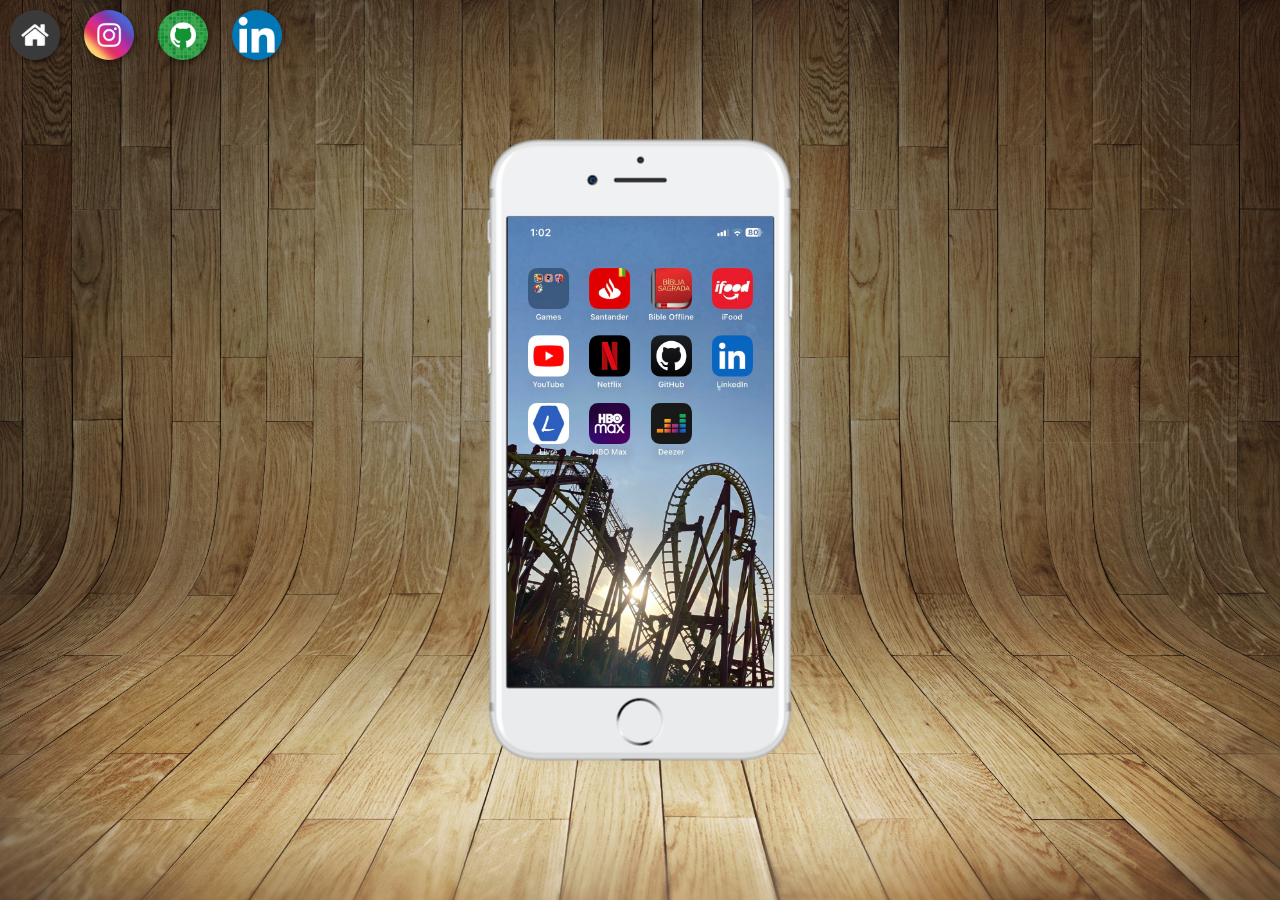
<file: index.html>
<!DOCTYPE html>
<html lang="pt-br">
<head>
    <meta charset="UTF-8">
    <meta name="viewport" content="width=device-width, initial-scale=1.0">
    <link rel="shortcut icon" href="imagens/icons8-person-16.png" type="image/x-icon">
    <link rel="stylesheet" href="estilos/style.css">
    <title>Minhas Redes Sociais</title>
</head>
<body>
    <main>
        <section id="telefone">
            <iframe src="home.html" name="tela" id="tela" frameborder="0">
                Seu navegador não tem compatibilidade com Iframes!
            </iframe>
        </section>

        <section id="redes-sociais">
            <a href="home.html" target="tela"><img src="imagens/logo-home.jpg" alt="Home"></a>
            <a href="instagram.html" target="tela"><img src="imagens/logo-instagram.jpg" alt="Instagram"></a>
            <a href="github.html" target="tela"><img src="imagens/logo-github.jpg" alt="Github"></a>
            <a href="linkedin.html" target="tela"><img src="imagens/logo-linkedin.png" alt="Linkedin"></a>
        </section>
    </main>
</body>
</html>
</file>
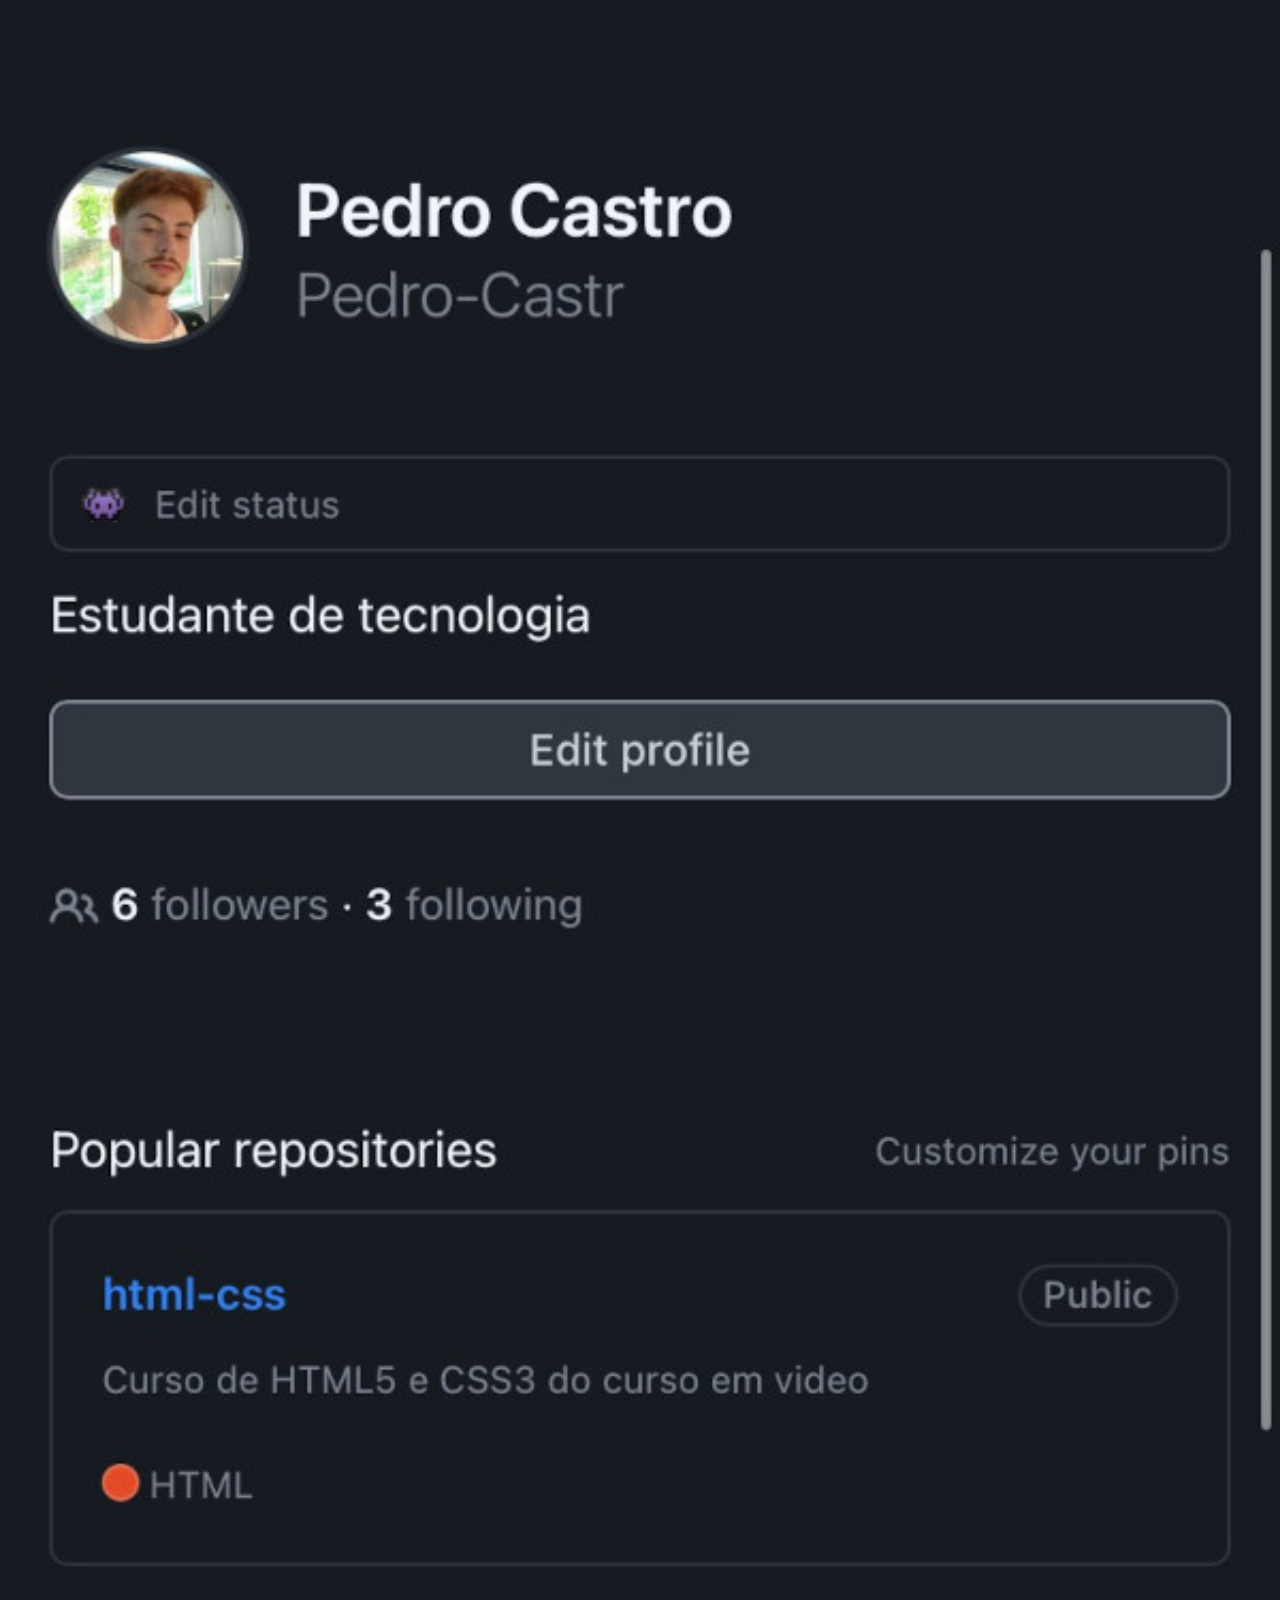
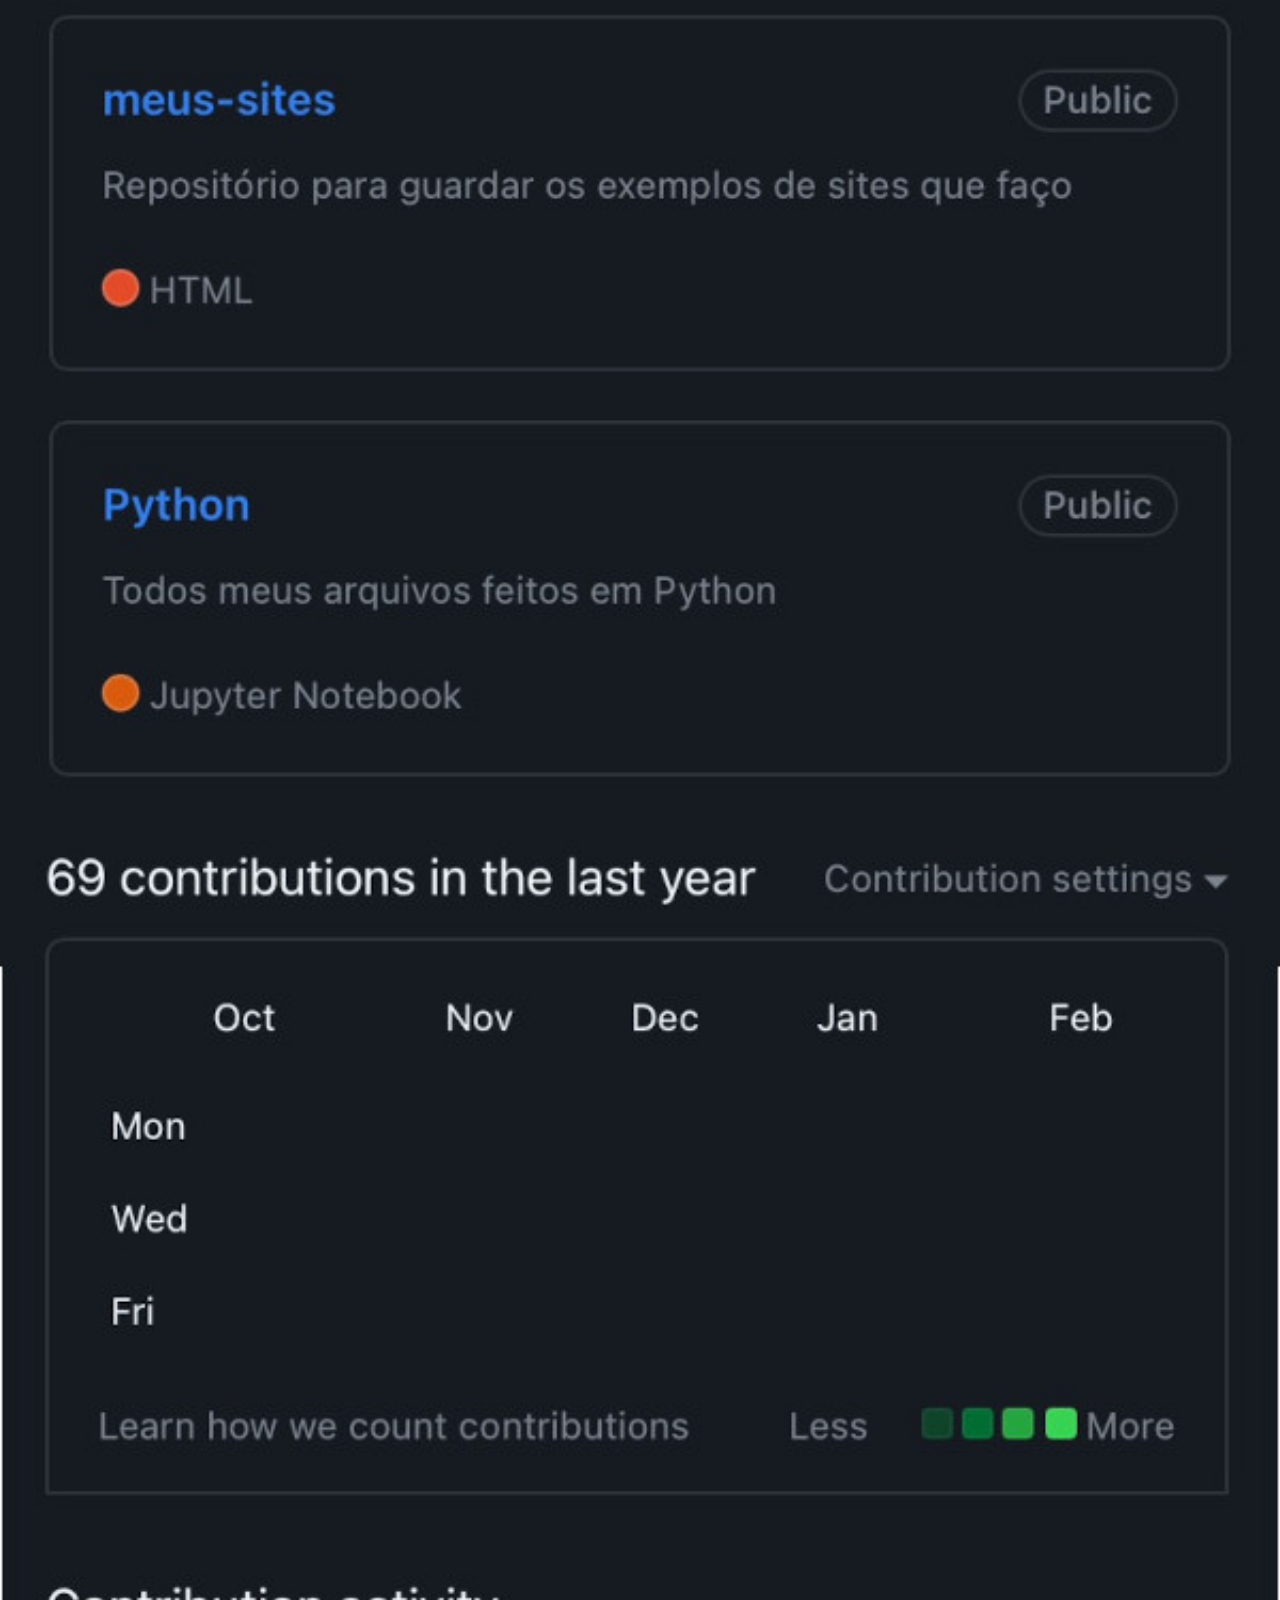
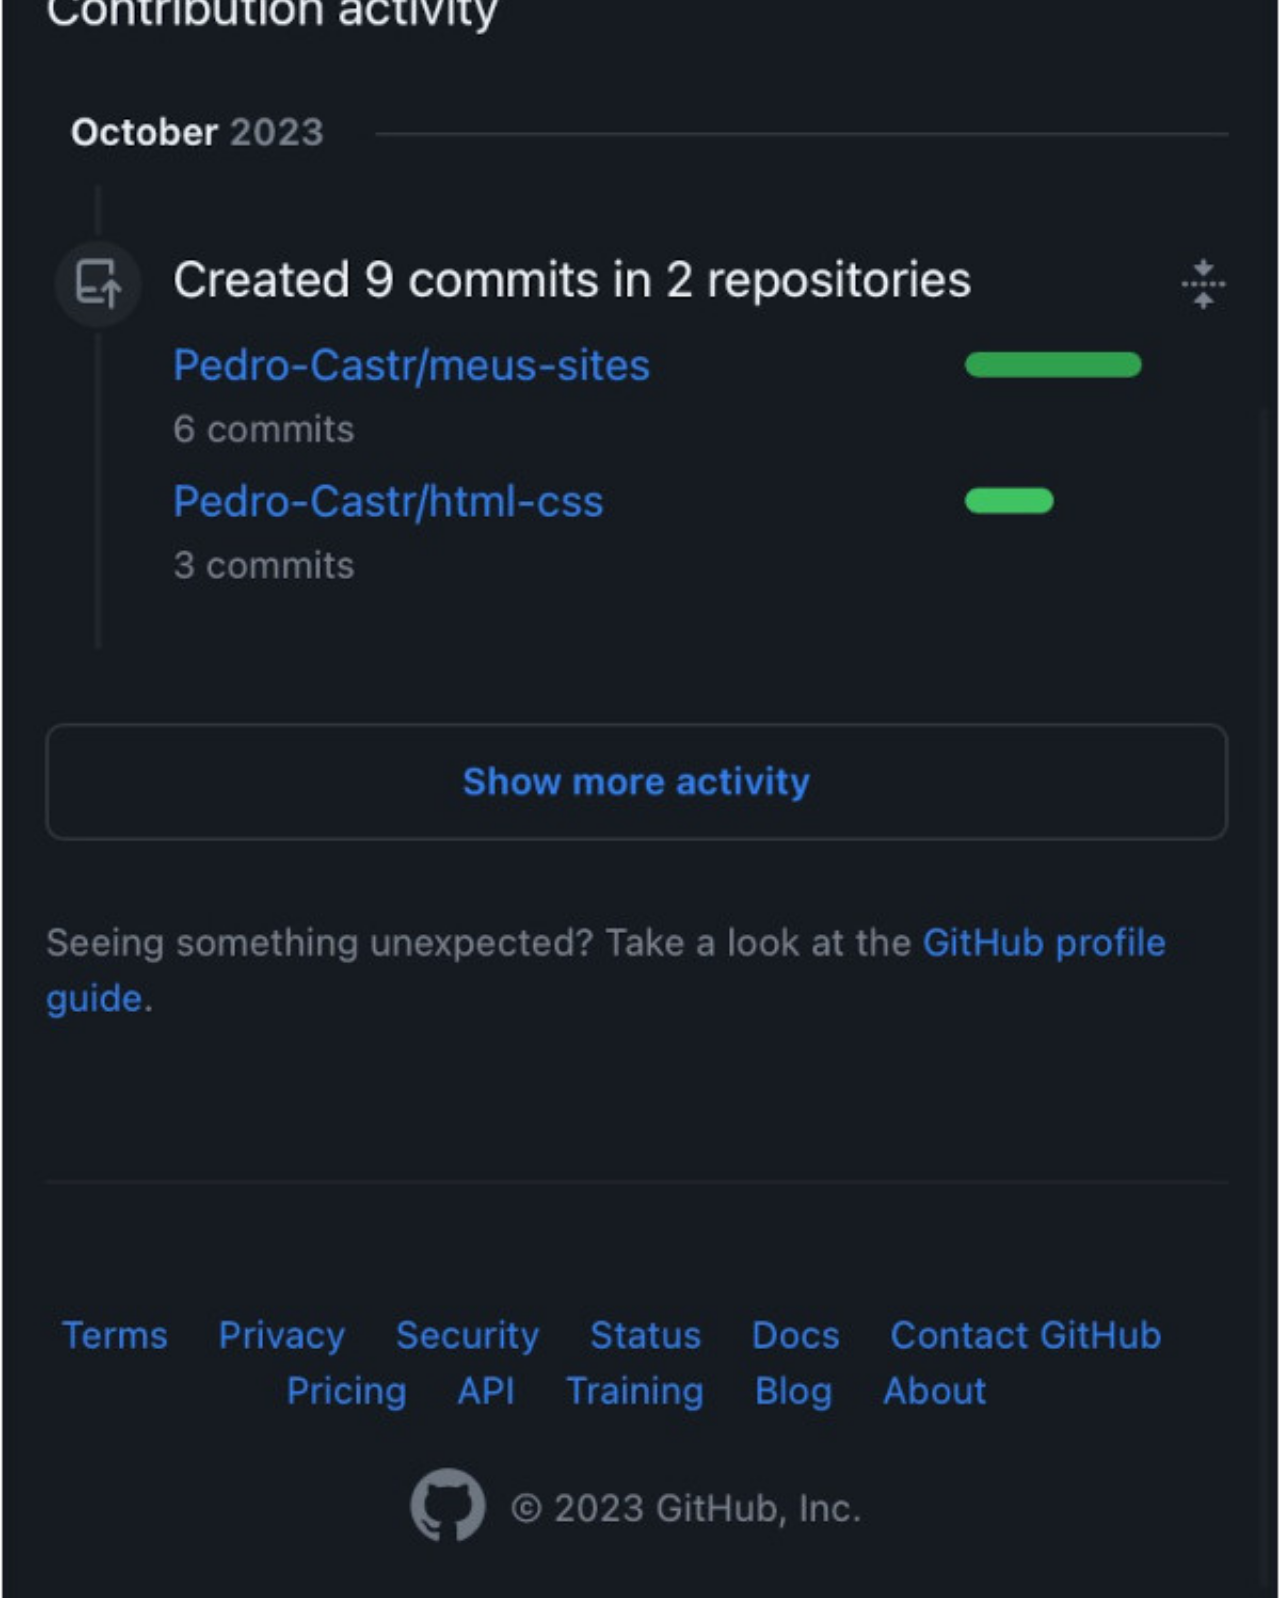
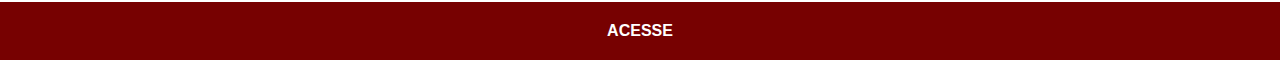
<file: github.html>
<!DOCTYPE html>
<html lang="pt-br">
<head>
    <meta charset="UTF-8">
    <meta name="viewport" content="width=device-width, initial-scale=1.0">
    <title>Github</title>
    <link rel="stylesheet" href="estilos/iframe.css">
</head>
<body>
    <img src="imagens/github.jpg" alt="Github">
    <a href="https://github.com/Pedro-Castr" target="_blank">ACESSE</a>
</body>
</html>
</file>
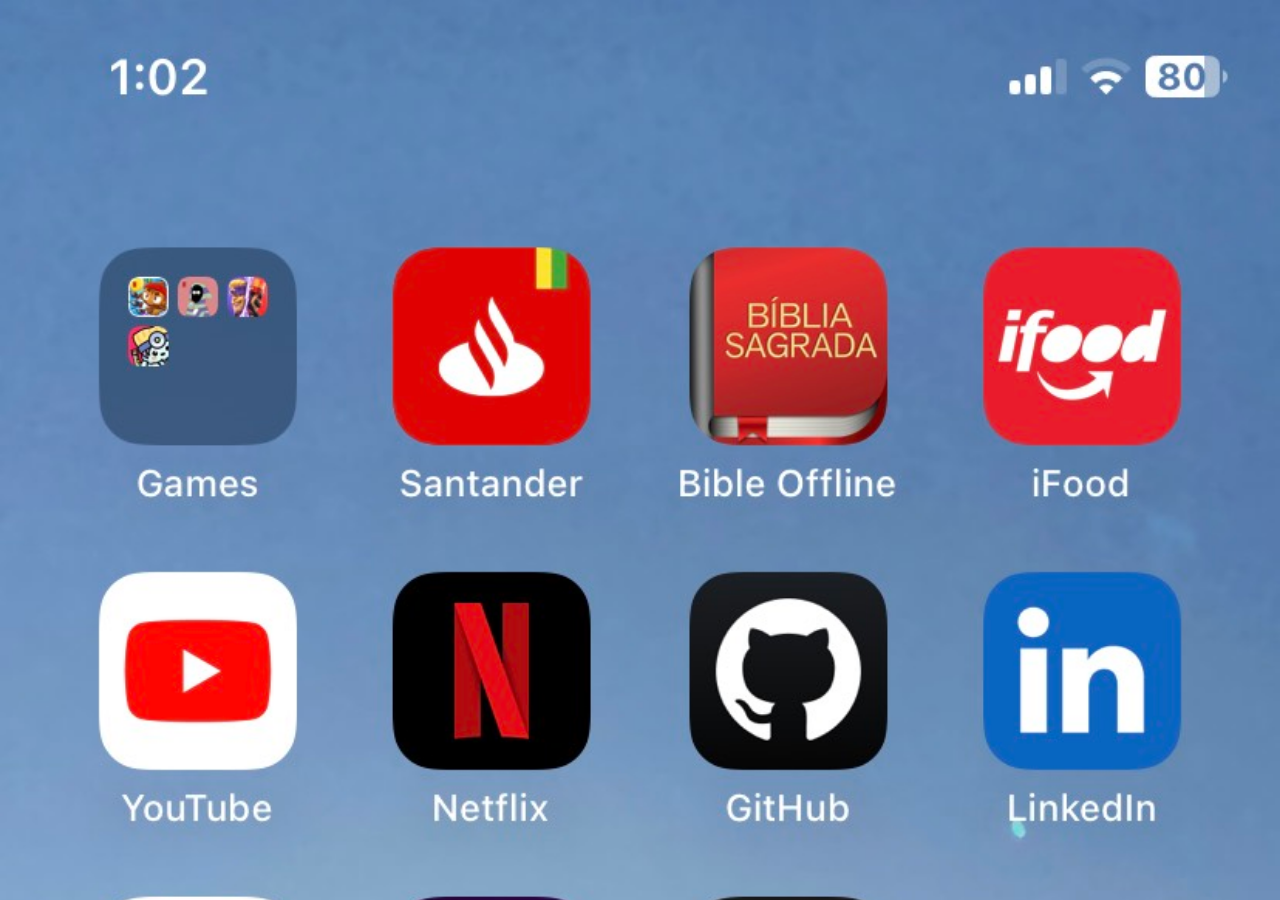
<file: home.html>
<!DOCTYPE html>
<html lang="pt-br">
<head>
    <meta charset="UTF-8">
    <meta name="viewport" content="width=device-width, initial-scale=1.0">
    <title>Home</title>
    <style>
        * {
            margin: 0px;
            padding: 0px;
        }

        body {
            width: 100vw;
            height: 100vh;
            background: url(imagens/tela-iphone.jpg) no-repeat top center;
            background-size: cover;
        }
    </style>
</head>
<body>
    
</body>
</html>
</file>
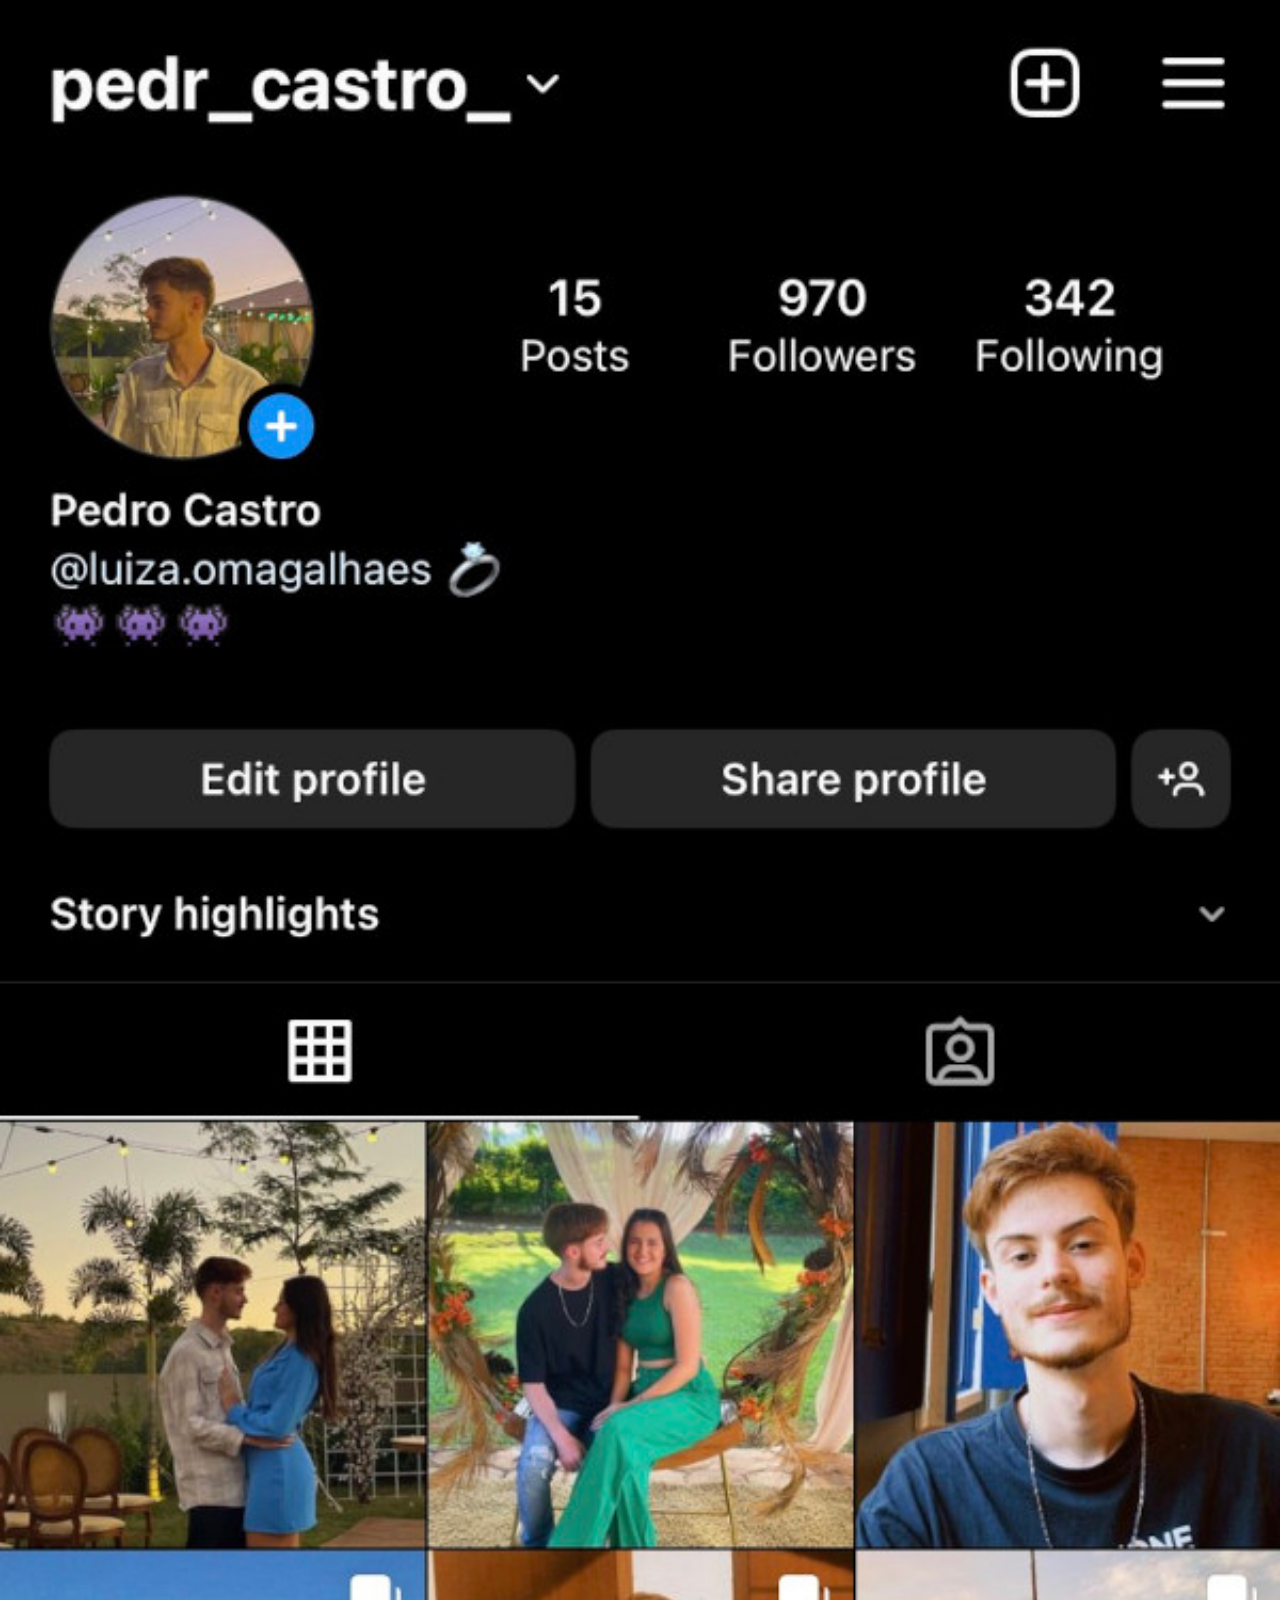
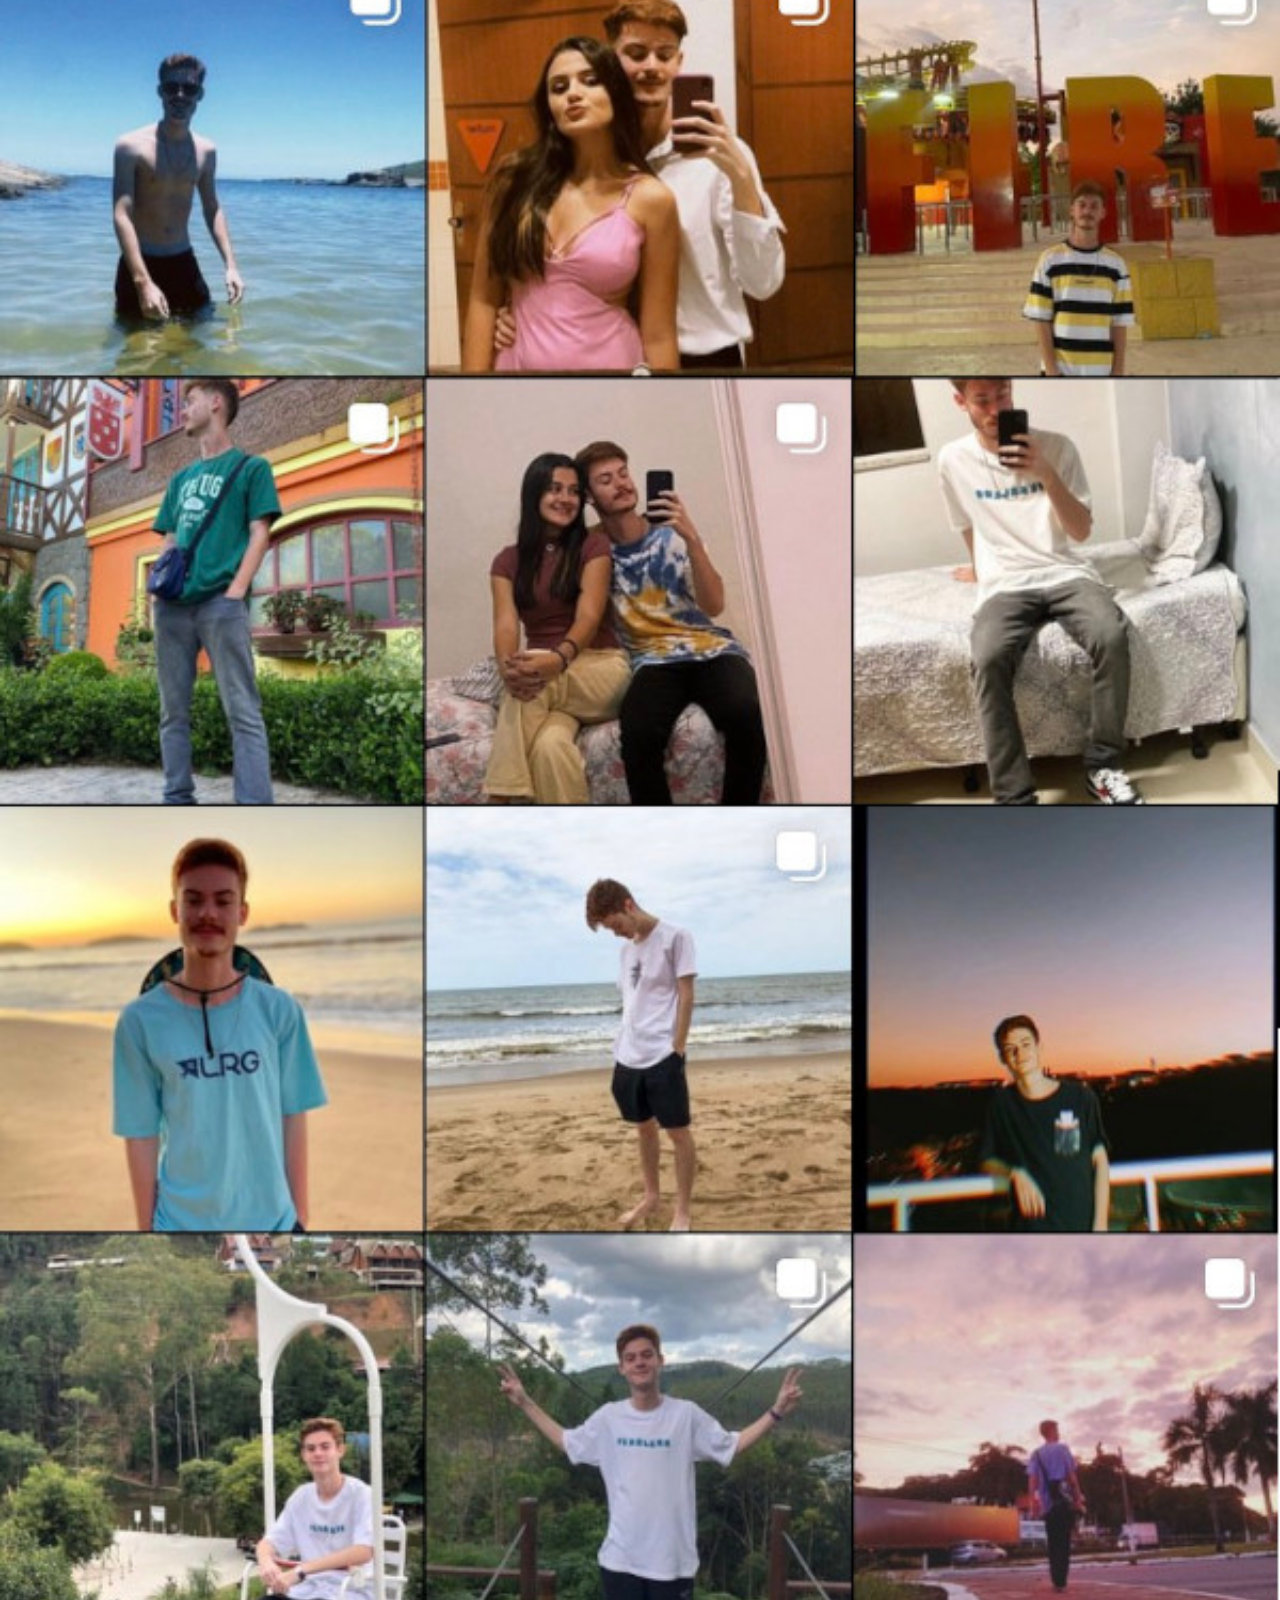
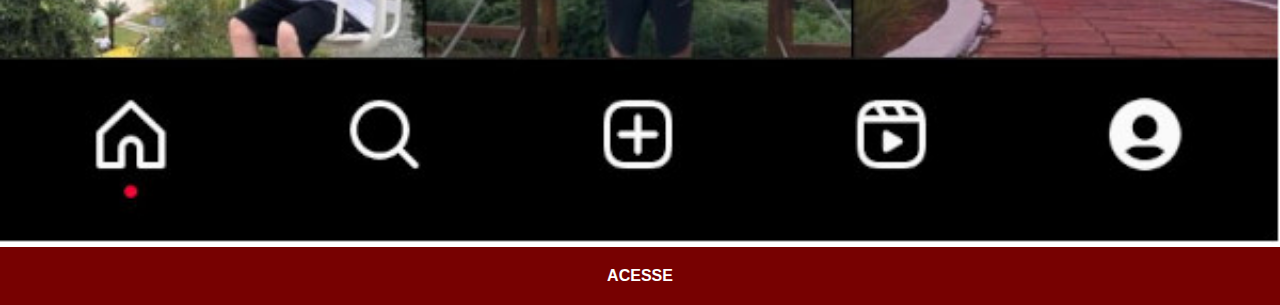
<file: instagram.html>
<!DOCTYPE html>
<html lang="pt-br">
<head>
    <meta charset="UTF-8">
    <meta name="viewport" content="width=device-width, initial-scale=1.0">
    <title>Instagram</title>
    <link rel="stylesheet" href="estilos/iframe.css">
</head>
<body>
    <img src="imagens/instagram.jpg" alt="Instagram">
    <a href="https://www.instagram.com/pedr_castro_/" target="_blank">ACESSE</a>
</body>
</html>
</file>
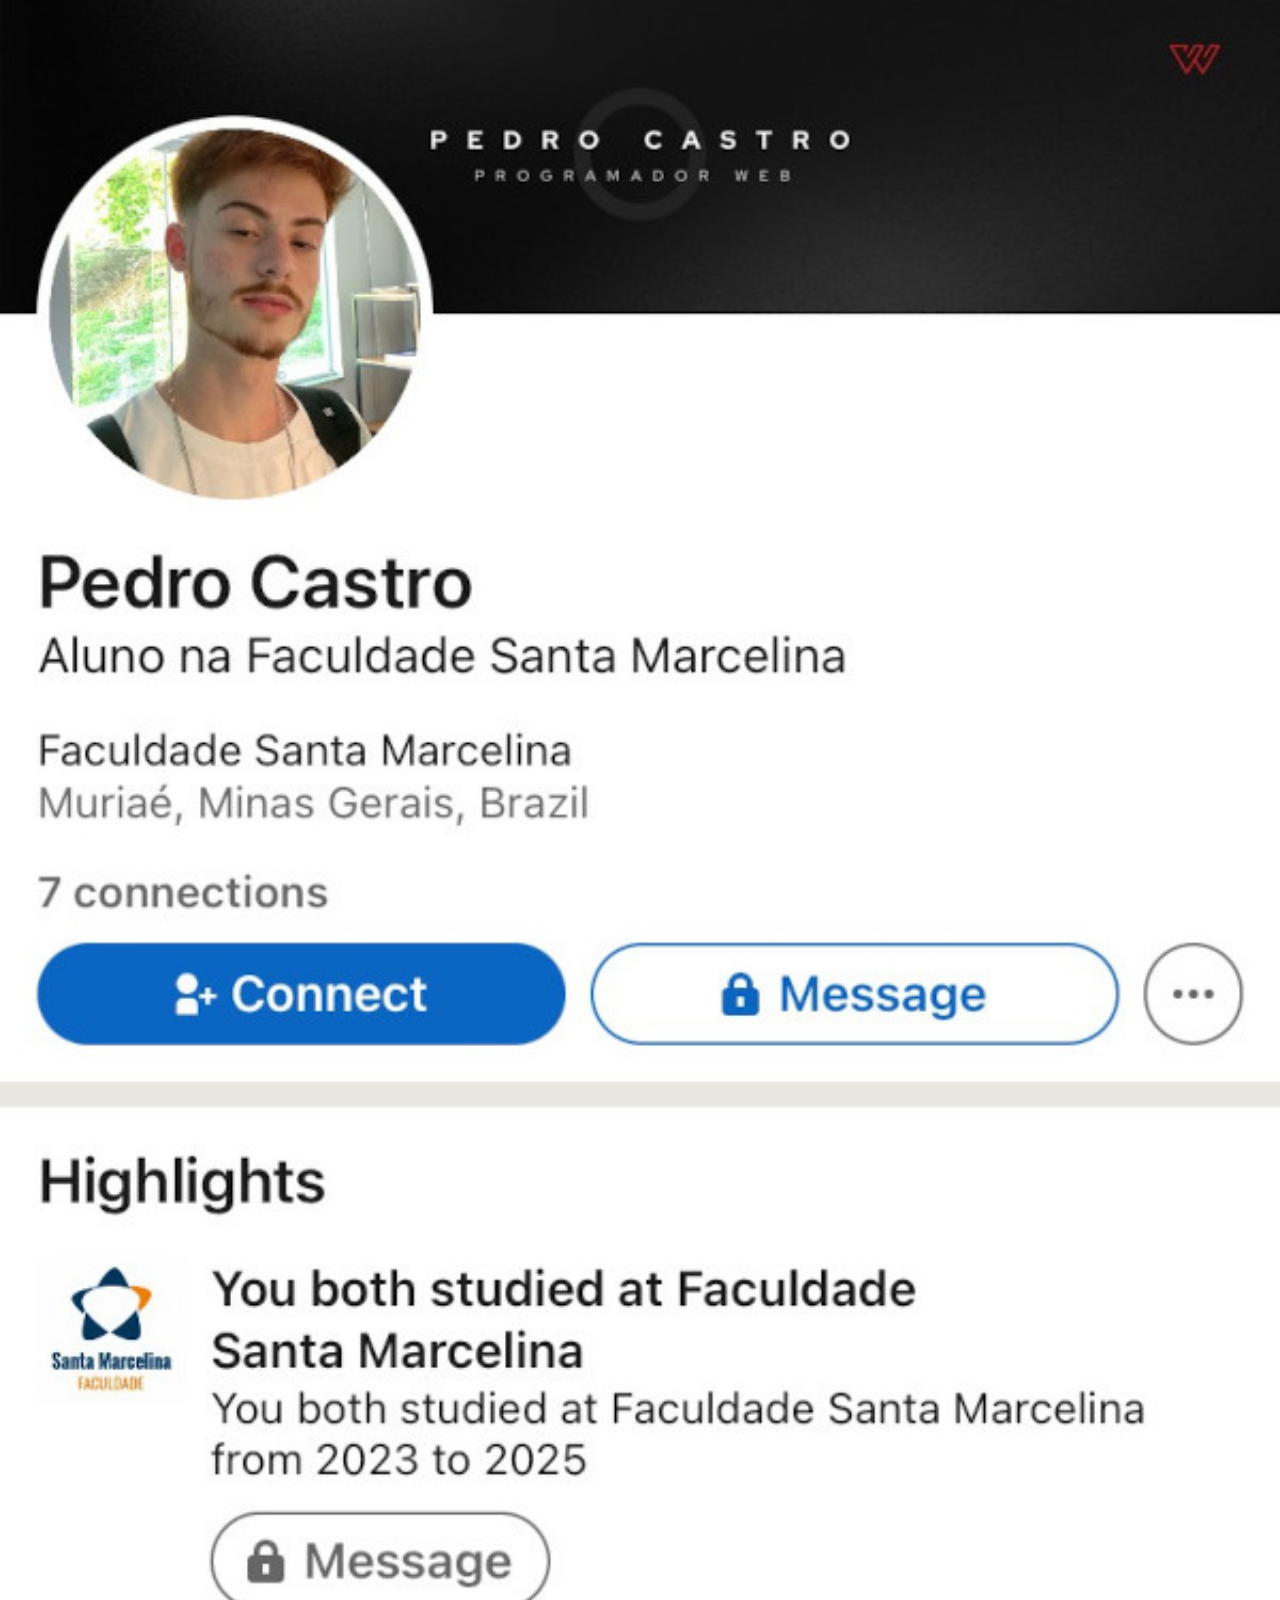
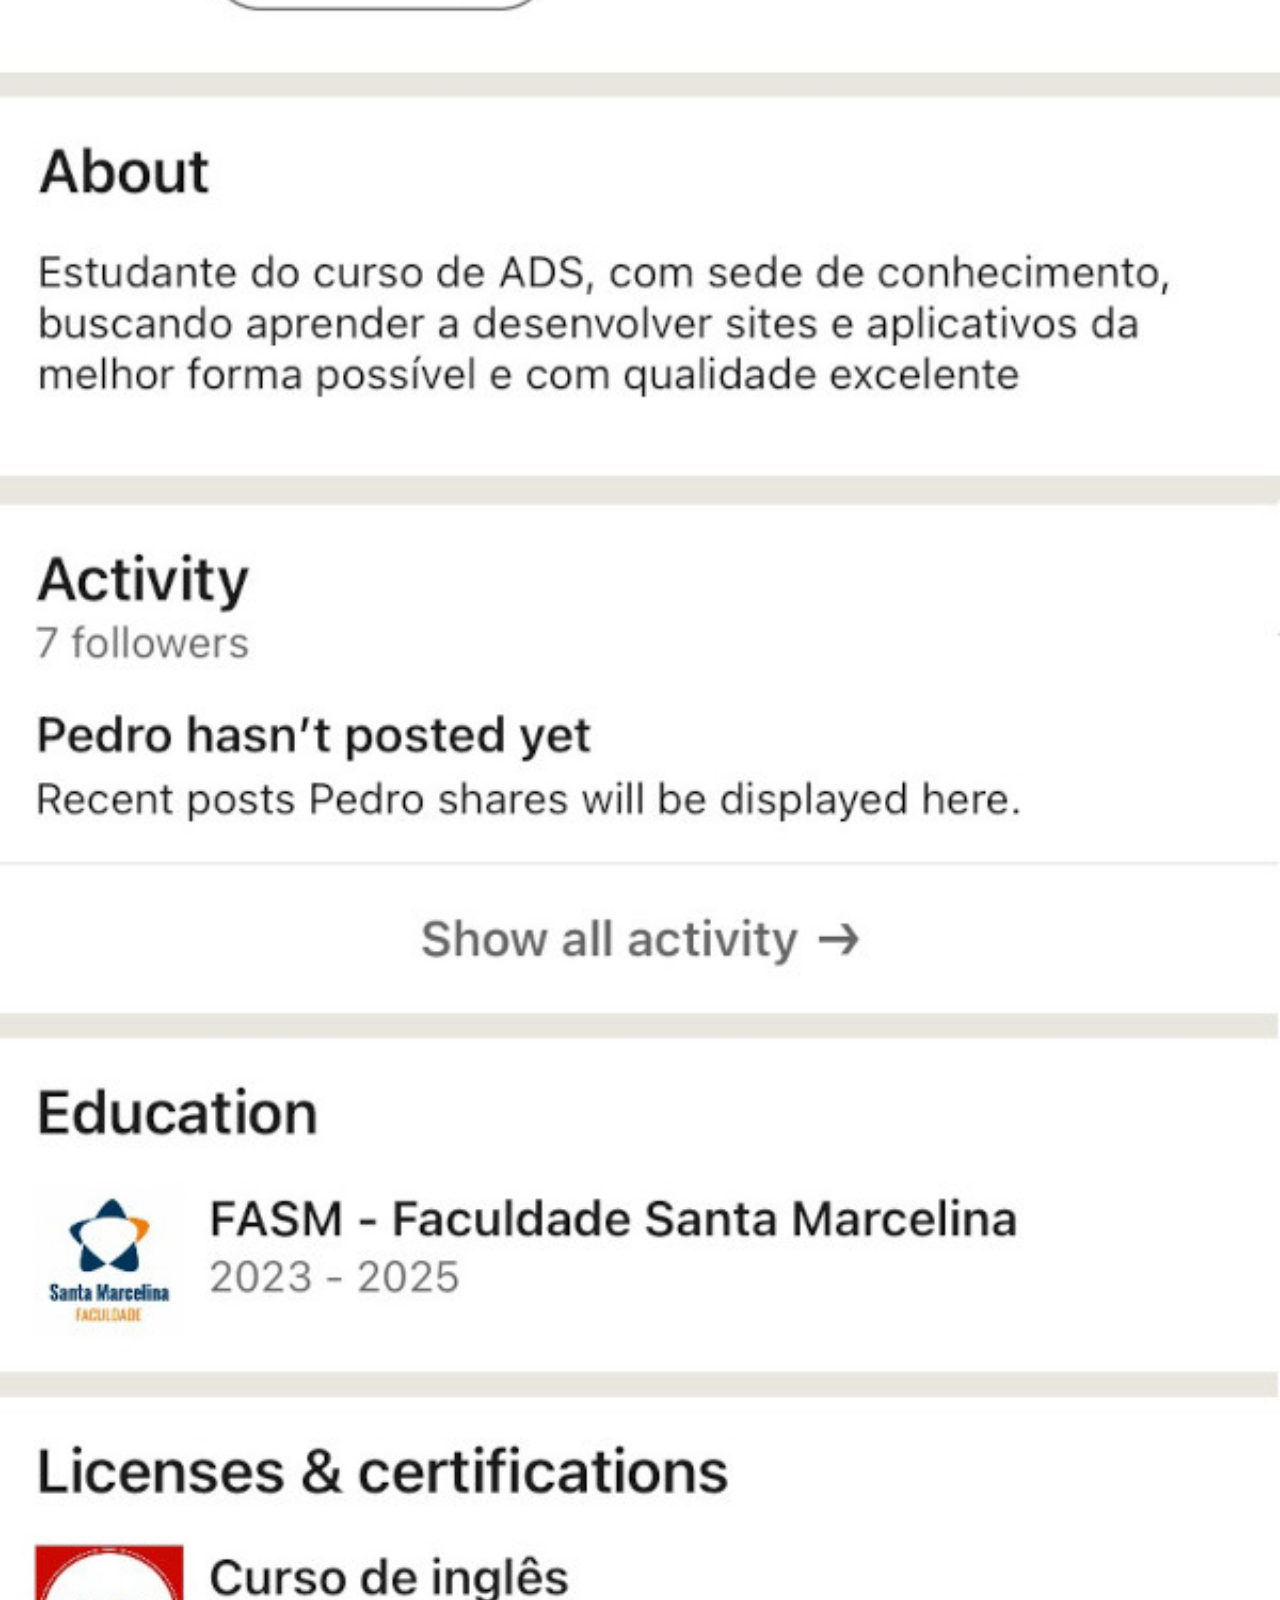
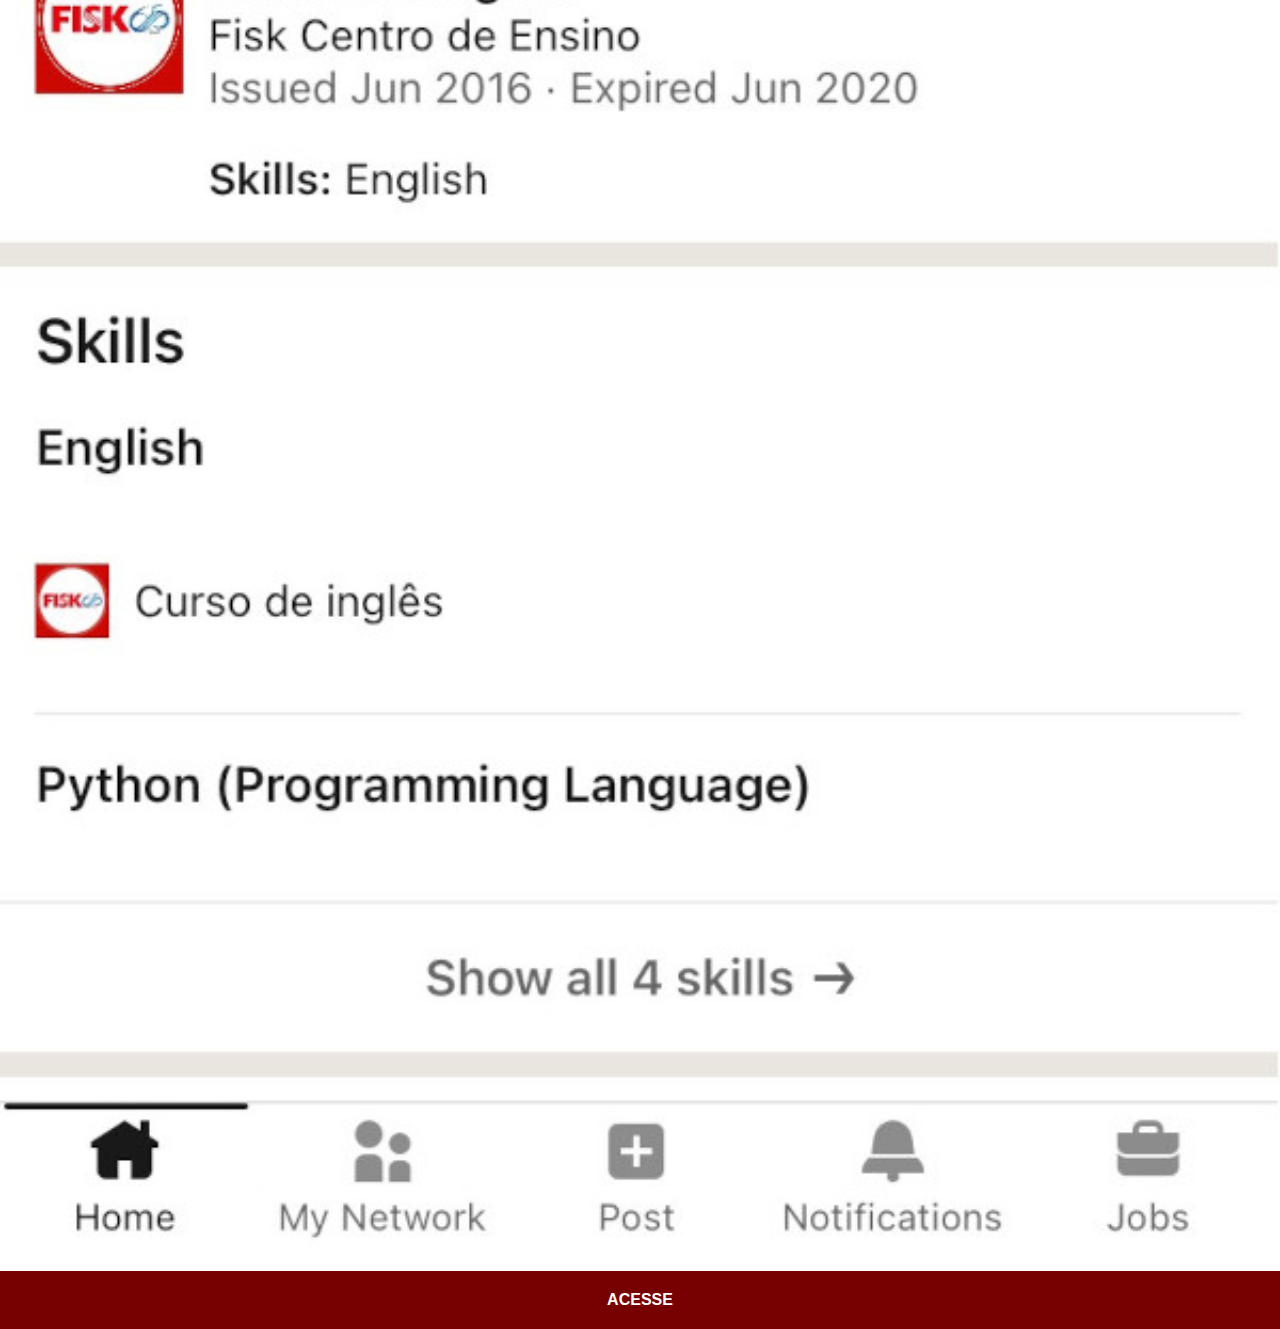
<file: linkedin.html>
<!DOCTYPE html>
<html lang="en">
<head>
    <meta charset="UTF-8">
    <meta name="viewport" content="width=device-width, initial-scale=1.0">
    <title>Linkedin</title>
    <link rel="stylesheet" href="estilos/iframe.css">
</head>
<body>
    <img src="imagens/linkedin.jpg" alt="Linkedin">
    <a href="https://www.linkedin.com/in/pedro-castro-8bab7b278/" target="_blank">ACESSE</a>
</body>
</html>
</file>
<file: estilos/style.css>
@charset "UTF-8";

* {
    margin: 0px;
    padding: 0px;
}

html, body {
    height: 100vh;
    width: 100vw;
    background-color: black;
}

body {
    background: url(../imagens/fundo-madeira.jpg), no-repeat center center;
    background-size: cover;
    background-attachment: fixed;
}

main {
    position: relative;
    height: 100vh;
}

section#telefone {
    position: absolute;
    top: 50%;
    left: 50%;
    transform: translate(-50%, -50%);
    height: 627px;
    width: 311px;
    background: url(../imagens/frame-iphone.png) no-repeat;

}

iframe#tela {
    position: relative;
    top: 80px;
    left: 23px;
    width: 266px;
    height: 470px;
}

section#redes-sociais img{
    width: 50px;
    margin: 10px;
    border-radius: 50%;
    box-shadow: 2px 2px 5px rgba(0, 0, 0, 0.400);
    box-sizing: border-box;
}

section#redes-sociais img:hover {
    border: 2px solid rgba(255, 255, 255, 0.76);
    transform: translate(-3px, -3px);
    box-shadow: 5px 5px 10px rgba(0, 0, 0, 0.651);
    transition: transform .25s, border .1s;
}
</file>
<file: estilos/iframe.css>
@charset "UTF-8";

* {
    margin: 0px;
    padding: 0px;
    font-family: Arial, Helvetica, sans-serif;
}

::-webkit-scrollbar {
    width: 0px;
    height: 0px;
}

img {
    width: 100vw;
}

a {
    display: block;
    background-color: rgb(119, 1, 1);
    color: white;
    font-weight: bolder;
    text-align: center;
    text-decoration: none;
    padding: 20px;
}

a:hover {
    background-color: rgb(218, 23, 23);
}
</file>
